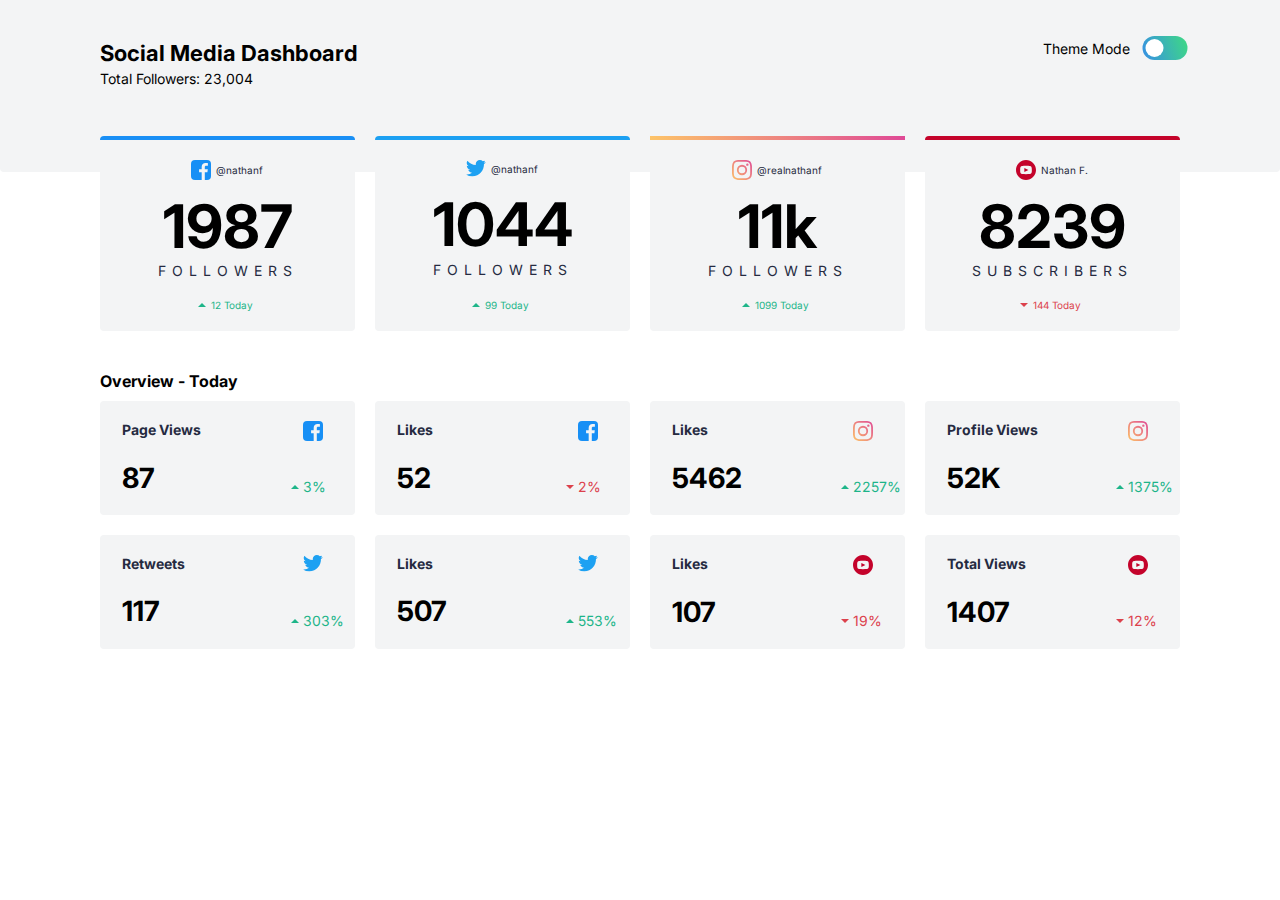
<file: docs/index.html>
<!DOCTYPE html>
<html lang="es">
  <head>
    <meta charset="UTF-8" />
    <meta name="viewport" content="width=device-width, initial-scale=1" />
    <title>Social Media Dashboard</title>
    <link rel="preconnect" href="https://fonts.gstatic.com" crossorigin />
    <link href="https://fonts.googleapis.com/css2?family=Inter:wght@400;700&display=swap" rel="stylesheet" />
    <link id="styles" rel="stylesheet" href="./assets/css/main.css" />
    <link rel="icon" href="./assets/images/favicon.ico" />
  </head>

  <body>
    <div class="page">
      <header class="page__header">
        <h1 class="h1">Social media dashboard</h1>
        <div class="followers">Total followers: 23,004</div>
        <div class="line"></div>
        <div class="theme">
          <div class="theme__text">Theme mode</div>
          <div class="theme__toggle">
            <input type="checkbox" class="checkbox" id="check" value="on" />
            <label class="label" for="check">
              <div class="label__ball"></div>
            </label>
          </div>
        </div>
      </header>

      <main class="page__main">
        <div class="mainwrapper">
          <div class="postheader"></div>
          <div class="data">
            <div class="dashboard">

          <div class="dashboard__facebook">
            <div class="topWrapper">
            <img src="./assets/images/icon-facebook.svg" class="dashboard__facebook--brandIcon" alt="Facebook icon"></img>
            <div class="dashboard__facebook--account">@nathanf</div>
            </div> 
            <div class="dashboard__facebook--followersNumber">1987</div>
            <div class="dashboard__facebook--followersText">Followers</div>
            <div class="bottomWrapper">
            <img src="./assets/images/icon-up.svg" class="dashboard__facebook--tendencyIcon" alt="Tendency icon"></img>
            <div class="dashboard__facebook--tendencyData">12 Today</div>
            </div>

          </div>
          <div class="dashboard__twitter">
            <div class="topWrapper">
            <img src="./assets/images/icon-twitter.svg" class="dashboard__twitter--brandIcon" alt="Twitter icon"></img>
            <div class="dashboard__twitter--account">@nathanf</div>
          </div> 
            <div class="dashboard__twitter--followersNumber">1044</div>
            <div class="dashboard__twitter--followersText">Followers</div>
            <div class="bottomWrapper">
            <img src="./assets/images/icon-up.svg" class="dashboard__twitter--tendencyIcon" alt="Tendency icon"></img>
            <div class="dashboard__twitter--tendencyData">99 Today</div>
            </div> 
          </div>
          <div class="dashboard__instagram">
            <div class="topWrapper">
            <img src="./assets/images/icon-instagram.svg" class="dashboard__instagram--brandIcon" alt="Instagram icon"></img>
            <div class="dashboard__instagram--account">@realnathanf</div>
            </div> 
            <div class="dashboard__instagram--followersNumber">11k</div>
            <div class="dashboard__instagram--followersText">Followers</div>
            <div class="bottomWrapper">
            <img src="./assets/images/icon-up.svg" class="dashboard__instagram--tendencyIcon" alt="Tendency icon"></img>
            <div class="dashboard__instagram--tendencyData">1099 Today</div>
            </div> 
          </div>
          <div class="dashboard__youtube">
            <div class="topWrapper">
            <img src="./assets/images/icon-youtube.svg" class="dashboard__youtube--brandIcon" alt="Youtube icon"></img>
            <div class="dashboard__youtube--account">Nathan F.</div>
            </div> 
            <div class="dashboard__youtube--followersNumber">8239</div>
            <div class="dashboard__youtube--followersText">Subscribers</div>
            <div class="bottomWrapper">
            <img src="./assets/images/icon-down.svg" class="dashboard__youtube--tendencyIcon" alt="Tendency icon"></img>
            <div class="dashboard__youtube--tendencyData">144 Today</div>
            </div> 
          </div>
        </div>
        <div class="overview">
          <div class="overview__title">Overview - Today</div>
          <div class="overview__facebookPage">
            <div class="overview__facebookPage--text">Page Views</div>
            <img src="./assets/images/icon-facebook.svg" class="overview__facebookPage--brandIcon" alt="Facebook icon"></img>
            <div class="overview__facebookPage--number">87</div>
            <img src="./assets/images/icon-up.svg" class="overview__facebookPage--tendencyIcon" alt="Tendency icon"></img>
            <div class="overview__facebookPage--tendencyData">3%</div>
          </div>
          <div class="overview__facebookLike">
            <div class="overview__facebookLike--text">Likes</div>
            <img src="./assets/images/icon-facebook.svg" class="overview__facebookLike--brandIcon" alt="Facebook icon"></img>
            <div class="overview__facebookLike--number">52</div>
            <img src="./assets/images/icon-down.svg" class="overview__facebookLike--tendencyIcon" alt="Tendency icon"></img>
            <div class="overview__facebookLike--tendencyData">2%</div>
          </div>
          <div class="overview__instagramLike">
            <div class="overview__instagramLike--text">Likes</div>
            <img src="./assets/images/icon-instagram.svg" class="overview__instagramLike--brandIcon" alt="Instagram icon"></img>
            <div class="overview__instagramLike--number">5462</div>
            <img src="./assets/images/icon-up.svg" class="overview__instagramLike--tendencyIcon" alt="Tendency icon"></img>
            <div class="overview__instagramLike--tendencyData">2257%</div>
          </div>
          <div class="overview__instagramProfile">
            <div class="overview__instagramProfile--text">Profile Views</div>
            <img src="./assets/images/icon-instagram.svg" class="overview__instagramProfile--brandIcon" alt="Instagram icon"></img>
            <div class="overview__instagramProfile--number">52K</div>
            <img src="./assets/images/icon-up.svg" class="overview__instagramProfile--tendencyIcon" alt="Tendency icon"></img>
            <div class="overview__instagramProfile--tendencyData">1375%</div>
          </div>
          <div class="overview__twitterRetweets">
            <div class="overview__twitterRetweets--text">Retweets</div>
            <img src="./assets/images/icon-twitter.svg" class="overview__twitterRetweets--brandIcon" alt="Twitter icon"></img>
            <div class="overview__twitterRetweets--number">117</div>
            <img src="./assets/images/icon-up.svg" class="overview__twitterRetweets--tendencyIcon" alt="Tendency icon"></img>
            <div class="overview__twitterRetweets--tendencyData">303%</div>
          </div>
          <div class="overview__twitterLike">
            <div class="overview__twitterLike--text">Likes</div>
            <img src="./assets/images/icon-twitter.svg" class="overview__twitterLike--brandIcon" alt="Twitter icon"></img>
            <div class="overview__twitterLike--number">507</div>
            <img src="./assets/images/icon-up.svg" class="overview__twitterLike--tendencyIcon" alt="Tendency icon"></img>
            <div class="overview__twitterLike--tendencyData">553%</div>
          </div>
          <div class="overview__youtubeLike">
            <div class="overview__youtubeLike--text">Likes</div>
            <img src="./assets/images/icon-youtube.svg" class="overview__youtubeLike--brandIcon" alt="Youtube icon"></img>
            <div class="overview__youtubeLike--number">107</div>
            <img src="./assets/images/icon-down.svg" class="overview__youtubeLike--tendencyIcon" alt="Tendency icon"></img>
            <div class="overview__youtubeLike--tendencyData">19%</div>
          </div>
          <div class="overview__youtubeViews">
            <div class="overview__youtubeViews--text">Total Views</div>
            <img src="./assets/images/icon-youtube.svg" class="overview__youtubeViews--brandIcon" alt="Youtube icon"></img>
            <div class="overview__youtubeViews--number">1407</div>
            <img src="./assets/images/icon-down.svg" class="overview__youtubeViews--tendencyIcon" alt="Tendency icon"></img>
            <div class="overview__youtubeViews--tendencyData">12%</div>
          </div>
        </div>
        </div>
        </div>
      </main>

      <footer class="page__footer">
        <small> </small>
      </footer>

    </div>
    <script src="./assets/js/main.js"></script>
  </body>
</html>
</file>
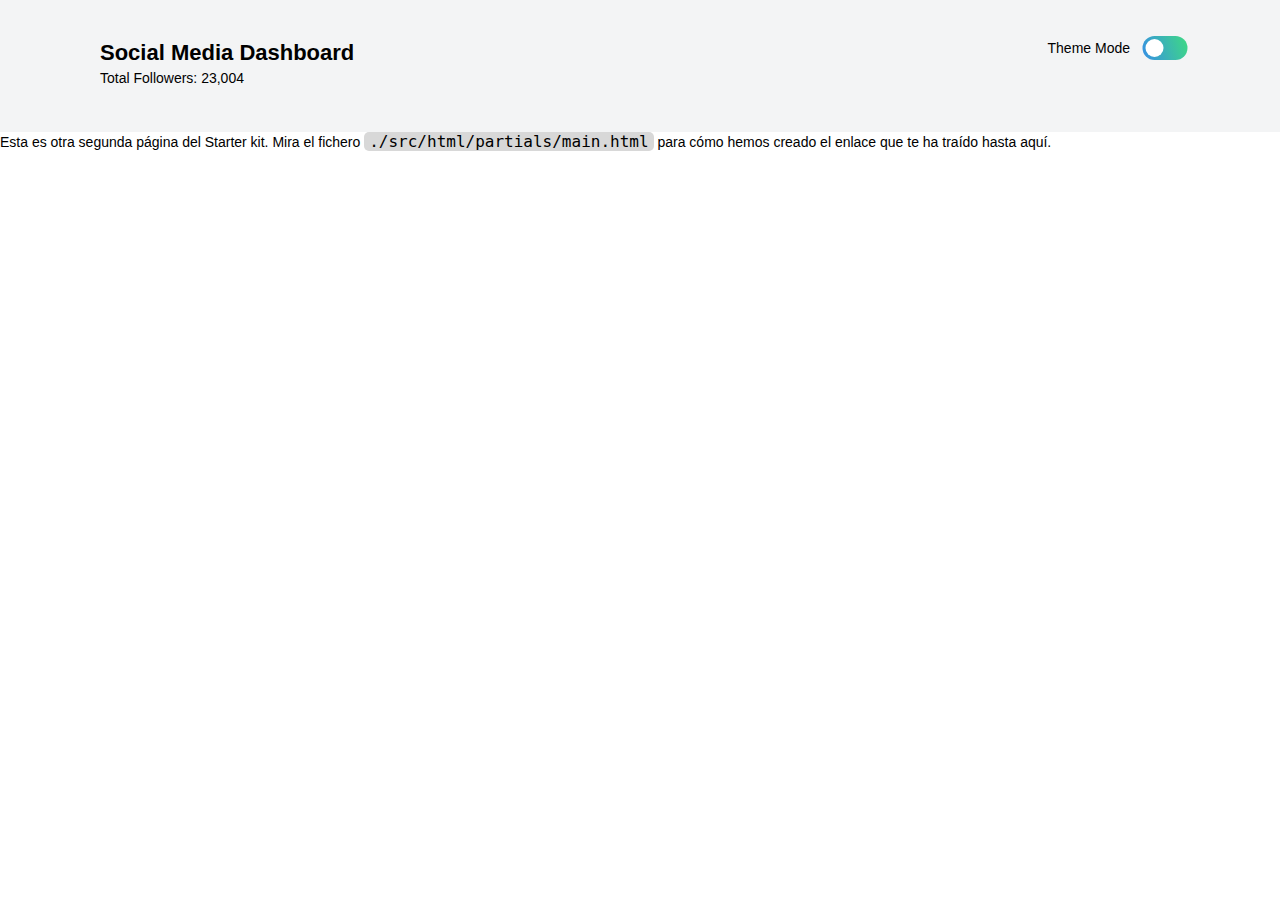
<file: docs/more-info.html>
<!DOCTYPE html>
<html lang="es">
  <head>
    <meta charset="UTF-8" />
    <meta name="viewport" content="width=device-width, initial-scale=1" />
    <title>Adalab Web Starter Kit</title>
    <link href="https://fonts.googleapis.com/css?family=Roboto&display=swap" rel="stylesheet" />
    <link rel="stylesheet" href="./assets/css/main.css" />
    <link rel="icon" href="./assets/images/favicon.png" />
  </head>

  <body>
    <div class="page">
      <header class="page__header">
        <h1 class="h1">Social media dashboard</h1>
        <div class="followers">Total followers: 23,004</div>
        <div class="line"></div>
        <div class="theme">
          <div class="theme__text">Theme mode</div>
          <div class="theme__toggle">
            <input type="checkbox" class="checkbox" id="check" value="on" />
            <label class="label" for="check">
              <div class="label__ball"></div>
            </label>
          </div>
        </div>
      </header>

      <main>
        <p>
          Esta es otra segunda página del Starter kit. Mira el fichero
          <code class="code">./src/html/partials/main.html</code> para cómo hemos creado el enlace
          que te ha traído hasta aquí.
        </p>
      </main>
      <footer class="page__footer">
        <small> </small>
      </footer>

    </div>
    <script src="./assets/js/main.js"></script>
  </body>
</html>
</file>
<file: docs/assets/css/main.css>
*{box-sizing:border-box;margin:0;padding:0}.code{font-size:16px;background:#d8d8d8;padding:0 5px;border-radius:5px}.link__adalab:hover{background-color:#099d8d;color:#fff}.link__github:hover{background-color:#CCC;color:#000}body{height:100vh;background-color:#fff;font-family:"Inter",sans-serif;color:#000;font-size:14px}body.dark{background-color:#1e202a}.mainwrapper{position:relative}.postheader{background-color:#f3f4f5;min-height:40px;border-bottom-left-radius:4px;border-bottom-right-radius:4px;position:relative;z-index:50}.data{position:absolute;z-index:100;top:20%;width:100%}.topWrapper{display:grid;justify-self:center;grid-template-columns:24px 1fr}.bottomWrapper{display:grid;justify-self:center;grid-template-columns:8px 1fr}.dashboard{display:grid;grid-template-columns:1fr;grid-template-rows:1fr 1fr 1fr 1fr;margin:0px 30px}.dashboard__facebook{display:grid;grid-template-columns:1fr;grid-template-rows:auto;background-color:#f3f4f5;border-radius:4px;border-top-style:solid;border-top-width:4px;padding:20px 0px;border-top-color:#198ff5}.dashboard__facebook--brandIcon{grid-column-start:1;grid-row-start:1;justify-self:end;align-self:center;margin-right:5px;border-radius:4px}.dashboard__facebook--account{grid-column-start:2;grid-row-start:1;font-size:10px;justify-self:stretch;align-self:center;color:#252a41}.dashboard__facebook--followersNumber{grid-column-start:1;grid-row-start:2;justify-self:center;align-self:start;font-size:60px;font-weight:700;margin-top:10px}.dashboard__facebook--followersText{grid-column-start:1;grid-row-start:3;justify-self:center;align-self:start;text-transform:uppercase;letter-spacing:6px;font-size:14px;margin-bottom:20px;color:#252a41}.dashboard__facebook--tendencyIcon{grid-column-start:1;grid-row-start:4;justify-self:end;align-self:center;margin-right:5px}.dashboard__facebook--tendencyData{grid-column-start:2;grid-row-start:4;justify-self:stretch;align-self:center;font-size:10px;color:#1db489}.dashboard__facebook:hover{background-color:#dfe1ec}.dashboard__twitter{display:grid;grid-template-columns:1fr;grid-template-rows:auto;background-color:#f3f4f5;border-radius:4px;border-top-style:solid;border-top-width:4px;padding:20px 0px;border-top-color:#1ca0f2;margin-top:20px}.dashboard__twitter--brandIcon{grid-column-start:1;grid-row-start:1;justify-self:end;align-self:center;margin-right:5px;border-radius:4px}.dashboard__twitter--account{grid-column-start:2;grid-row-start:1;font-size:10px;justify-self:stretch;align-self:center;color:#252a41}.dashboard__twitter--followersNumber{grid-column-start:1;grid-row-start:2;justify-self:center;align-self:start;font-size:60px;font-weight:700;margin-top:10px}.dashboard__twitter--followersText{grid-column-start:1;grid-row-start:3;justify-self:center;align-self:start;text-transform:uppercase;letter-spacing:6px;font-size:14px;margin-bottom:20px;color:#252a41}.dashboard__twitter--tendencyIcon{grid-column-start:1;grid-row-start:4;justify-self:end;align-self:center;margin-right:5px}.dashboard__twitter--tendencyData{grid-column-start:2;grid-row-start:4;justify-self:stretch;align-self:center;font-size:10px;color:#1db489}.dashboard__twitter:hover{background-color:#dfe1ec}.dashboard__instagram{display:grid;grid-template-columns:1fr;grid-template-rows:auto;background-color:#f3f4f5;border-radius:4px;border-top-style:solid;border-top-width:4px;padding:20px 0px;border-top:4px solid transparent;-o-border-image:linear-gradient(to right, #fdc468, #df4996);border-image:linear-gradient(to right, #fdc468, #df4996);border-image-slice:1;border-radius:4px;margin-top:20px}.dashboard__instagram--brandIcon{grid-column-start:1;grid-row-start:1;justify-self:end;align-self:center;margin-right:5px;border-radius:4px}.dashboard__instagram--account{grid-column-start:2;grid-row-start:1;font-size:10px;justify-self:stretch;align-self:center;color:#252a41}.dashboard__instagram--followersNumber{grid-column-start:1;grid-row-start:2;justify-self:center;align-self:start;font-size:60px;font-weight:700;margin-top:10px}.dashboard__instagram--followersText{grid-column-start:1;grid-row-start:3;justify-self:center;align-self:start;text-transform:uppercase;letter-spacing:6px;font-size:14px;margin-bottom:20px;color:#252a41}.dashboard__instagram--tendencyIcon{grid-column-start:1;grid-row-start:4;justify-self:end;align-self:center;margin-right:5px}.dashboard__instagram--tendencyData{grid-column-start:2;grid-row-start:4;justify-self:stretch;align-self:center;font-size:10px;color:#1db489}.dashboard__instagram:hover{background-color:#dfe1ec}.dashboard__youtube{display:grid;grid-template-columns:1fr;grid-template-rows:auto;background-color:#f3f4f5;border-radius:4px;border-top-style:solid;border-top-width:4px;padding:20px 0px;border-top-color:#c4032a;margin:20px 0px}.dashboard__youtube--brandIcon{grid-column-start:1;grid-row-start:1;justify-self:end;align-self:center;margin-right:5px;border-radius:4px}.dashboard__youtube--account{grid-column-start:2;grid-row-start:1;font-size:10px;justify-self:stretch;align-self:center;color:#252a41}.dashboard__youtube--followersNumber{grid-column-start:1;grid-row-start:2;justify-self:center;align-self:start;font-size:60px;font-weight:700;margin-top:10px}.dashboard__youtube--followersText{grid-column-start:1;grid-row-start:3;justify-self:center;align-self:start;text-transform:uppercase;letter-spacing:6px;font-size:14px;margin-bottom:20px;color:#252a41}.dashboard__youtube--tendencyIcon{grid-column-start:1;grid-row-start:4;justify-self:end;align-self:center;margin-right:5px}.dashboard__youtube--tendencyData{grid-column-start:2;grid-row-start:4;justify-self:stretch;align-self:center;font-size:10px;color:#dc414c}.dashboard__youtube:hover{background-color:#dfe1ec}.overview{display:grid;grid-template-columns:1fr;grid-template-rows:auto;margin:0px 30px 30px 30px}.overview__title{font-weight:700;font-size:16px;margin-bottom:10px}.overview__facebookPage{display:grid;grid-template-columns:7fr 1fr 2fr;grid-template-rows:auto;background-color:#f3f4f5;border-radius:4px;padding:20px 2px;margin-bottom:20px}.overview__facebookPage--text{grid-column-start:1;grid-row-start:1;justify-self:start;align-self:start;margin-right:5px;border-radius:4px;margin:0px 0px 20px 20px;font-weight:700;color:#252a41}.overview__facebookPage--brandIcon{grid-column-start:3;grid-row-start:1;justify-self:start;align-self:start;margin:0px 20px 20px 0px;border-radius:4px}.overview__facebookPage--number{grid-column-start:1;grid-row-start:2;justify-self:start;margin:0px 0px 0px 20px;font-size:28px;font-weight:700}.overview__facebookPage--tendencyIcon{grid-column-start:2;grid-row-start:2;justify-self:end;align-self:end;margin:0px 4px 6px 0px}.overview__facebookPage--tendencyData{grid-column-start:3;grid-row-start:2;justify-self:start;align-self:end;color:#1db489}.overview__facebookPage:hover{background-color:#dfe1ec}.overview__facebookLike{display:grid;grid-template-columns:7fr 1fr 2fr;grid-template-rows:auto;background-color:#f3f4f5;border-radius:4px;padding:20px 2px;margin-bottom:20px}.overview__facebookLike--text{grid-column-start:1;grid-row-start:1;justify-self:start;align-self:start;margin-right:5px;border-radius:4px;margin:0px 0px 20px 20px;font-weight:700;color:#252a41}.overview__facebookLike--brandIcon{grid-column-start:3;grid-row-start:1;justify-self:start;align-self:start;margin:0px 20px 20px 0px;border-radius:4px}.overview__facebookLike--number{grid-column-start:1;grid-row-start:2;justify-self:start;margin:0px 0px 0px 20px;font-size:28px;font-weight:700}.overview__facebookLike--tendencyIcon{grid-column-start:2;grid-row-start:2;justify-self:end;align-self:end;margin:0px 4px 6px 0px}.overview__facebookLike--tendencyData{grid-column-start:3;grid-row-start:2;justify-self:start;align-self:end;color:#dc414c}.overview__facebookLike:hover{background-color:#dfe1ec}.overview__instagramLike{display:grid;grid-template-columns:7fr 1fr 2fr;grid-template-rows:auto;background-color:#f3f4f5;border-radius:4px;padding:20px 2px;margin-bottom:20px}.overview__instagramLike--text{grid-column-start:1;grid-row-start:1;justify-self:start;align-self:start;margin-right:5px;border-radius:4px;margin:0px 0px 20px 20px;font-weight:700;color:#252a41}.overview__instagramLike--brandIcon{grid-column-start:3;grid-row-start:1;justify-self:start;align-self:start;margin:0px 20px 20px 0px;border-radius:4px}.overview__instagramLike--number{grid-column-start:1;grid-row-start:2;justify-self:start;margin:0px 0px 0px 20px;font-size:28px;font-weight:700}.overview__instagramLike--tendencyIcon{grid-column-start:2;grid-row-start:2;justify-self:end;align-self:end;margin:0px 4px 6px 0px}.overview__instagramLike--tendencyData{grid-column-start:3;grid-row-start:2;justify-self:start;align-self:end;color:#1db489}.overview__instagramLike:hover{background-color:#dfe1ec}.overview__instagramProfile{display:grid;grid-template-columns:7fr 1fr 2fr;grid-template-rows:auto;background-color:#f3f4f5;border-radius:4px;padding:20px 2px;margin-bottom:20px}.overview__instagramProfile--text{grid-column-start:1;grid-row-start:1;justify-self:start;align-self:start;margin-right:5px;border-radius:4px;margin:0px 0px 20px 20px;font-weight:700;color:#252a41}.overview__instagramProfile--brandIcon{grid-column-start:3;grid-row-start:1;justify-self:start;align-self:start;margin:0px 20px 20px 0px;border-radius:4px}.overview__instagramProfile--number{grid-column-start:1;grid-row-start:2;justify-self:start;margin:0px 0px 0px 20px;font-size:28px;font-weight:700}.overview__instagramProfile--tendencyIcon{grid-column-start:2;grid-row-start:2;justify-self:end;align-self:end;margin:0px 4px 6px 0px}.overview__instagramProfile--tendencyData{grid-column-start:3;grid-row-start:2;justify-self:start;align-self:end;color:#1db489}.overview__instagramProfile:hover{background-color:#dfe1ec}.overview__twitterRetweets{display:grid;grid-template-columns:7fr 1fr 2fr;grid-template-rows:auto;background-color:#f3f4f5;border-radius:4px;padding:20px 2px;margin-bottom:20px}.overview__twitterRetweets--text{grid-column-start:1;grid-row-start:1;justify-self:start;align-self:start;margin-right:5px;border-radius:4px;margin:0px 0px 20px 20px;font-weight:700;color:#252a41}.overview__twitterRetweets--brandIcon{grid-column-start:3;grid-row-start:1;justify-self:start;align-self:start;margin:0px 20px 20px 0px;border-radius:4px}.overview__twitterRetweets--number{grid-column-start:1;grid-row-start:2;justify-self:start;margin:0px 0px 0px 20px;font-size:28px;font-weight:700}.overview__twitterRetweets--tendencyIcon{grid-column-start:2;grid-row-start:2;justify-self:end;align-self:end;margin:0px 4px 6px 0px}.overview__twitterRetweets--tendencyData{grid-column-start:3;grid-row-start:2;justify-self:start;align-self:end;color:#1db489}.overview__twitterRetweets:hover{background-color:#dfe1ec}.overview__twitterLike{display:grid;grid-template-columns:7fr 1fr 2fr;grid-template-rows:auto;background-color:#f3f4f5;border-radius:4px;padding:20px 2px;margin-bottom:20px}.overview__twitterLike--text{grid-column-start:1;grid-row-start:1;justify-self:start;align-self:start;margin-right:5px;border-radius:4px;margin:0px 0px 20px 20px;font-weight:700;color:#252a41}.overview__twitterLike--brandIcon{grid-column-start:3;grid-row-start:1;justify-self:start;align-self:start;margin:0px 20px 20px 0px;border-radius:4px}.overview__twitterLike--number{grid-column-start:1;grid-row-start:2;justify-self:start;margin:0px 0px 0px 20px;font-size:28px;font-weight:700}.overview__twitterLike--tendencyIcon{grid-column-start:2;grid-row-start:2;justify-self:end;align-self:end;margin:0px 4px 6px 0px}.overview__twitterLike--tendencyData{grid-column-start:3;grid-row-start:2;justify-self:start;align-self:end;color:#1db489}.overview__twitterLike:hover{background-color:#dfe1ec}.overview__youtubeLike{display:grid;grid-template-columns:7fr 1fr 2fr;grid-template-rows:auto;background-color:#f3f4f5;border-radius:4px;padding:20px 2px;margin-bottom:20px}.overview__youtubeLike--text{grid-column-start:1;grid-row-start:1;justify-self:start;align-self:start;margin-right:5px;border-radius:4px;margin:0px 0px 20px 20px;font-weight:700;color:#252a41}.overview__youtubeLike--brandIcon{grid-column-start:3;grid-row-start:1;justify-self:start;align-self:start;margin:0px 20px 20px 0px;border-radius:4px}.overview__youtubeLike--number{grid-column-start:1;grid-row-start:2;justify-self:start;margin:0px 0px 0px 20px;font-size:28px;font-weight:700}.overview__youtubeLike--tendencyIcon{grid-column-start:2;grid-row-start:2;justify-self:end;align-self:end;margin:0px 4px 6px 0px}.overview__youtubeLike--tendencyData{grid-column-start:3;grid-row-start:2;justify-self:start;align-self:end;color:#dc414c}.overview__youtubeLike:hover{background-color:#dfe1ec}.overview__youtubeViews{display:grid;grid-template-columns:7fr 1fr 2fr;grid-template-rows:auto;background-color:#f3f4f5;border-radius:4px;padding:20px 2px;margin-bottom:20px}.overview__youtubeViews--text{grid-column-start:1;grid-row-start:1;justify-self:start;align-self:start;margin-right:5px;border-radius:4px;margin:0px 0px 20px 20px;font-weight:700;color:#252a41}.overview__youtubeViews--brandIcon{grid-column-start:3;grid-row-start:1;justify-self:start;align-self:start;margin:0px 20px 20px 0px;border-radius:4px}.overview__youtubeViews--number{grid-column-start:1;grid-row-start:2;justify-self:start;margin:0px 0px 0px 20px;font-size:28px;font-weight:700}.overview__youtubeViews--tendencyIcon{grid-column-start:2;grid-row-start:2;justify-self:end;align-self:end;margin:0px 4px 6px 0px}.overview__youtubeViews--tendencyData{grid-column-start:3;grid-row-start:2;justify-self:start;align-self:end;color:#dc414c}.overview__youtubeViews:hover{background-color:#dfe1ec}@media all and (min-width: 1200px){.data{top:10%}.dashboard{display:grid;grid-template-columns:1fr 1fr 1fr 1fr;grid-template-rows:1fr;-moz-column-gap:20px;column-gap:20px;padding:0px 100px;margin:0px}.dashboard__facebook{grid-column-start:1}.dashboard__twitter{grid-column-start:2;margin-top:0px}.dashboard__instagram{grid-column-start:3;margin-top:0px}.dashboard__youtube{grid-column-start:4;margin-top:0px;margin-bottom:0px}.overview{display:grid;grid-template-columns:1fr 1fr 1fr 1fr;-moz-column-gap:20px;column-gap:20px;padding:0px 100px;margin:0px}.overview__title{grid-column:1 / 5;margin-top:40px}}.page__header{display:grid;grid-template-columns:1fr;background-color:#f3f4f5;padding:20px;text-transform:capitalize;font-size:14px;font-weight:400}.h1{font-size:22px;font-weight:700;margin-bottom:4px}.line{border-top:1px solid #63687e;height:2px;margin:10px 0px}.checkbox{opacity:0;position:absolute}.label{background:linear-gradient(70deg, #378fe6, #3eda82);border-radius:50px;cursor:pointer;display:flex;align-items:center;padding:5px;position:relative;height:16px;width:30px;transform:scale(1.5)}.label__ball{background-color:#fff;border-radius:50%;position:absolute;top:2px;left:2px;height:12px;width:12px;transform:translateX(0px);transition:transform 0.2s linear}.checkbox:checked+.label .label__ball{transform:translateX(14px)}.theme{display:grid;grid-template-columns:1fr 1fr}.theme__toggle{justify-self:end}@media all and (min-width: 1200px){.page__header{padding:40px 100px;grid-template-columns:8fr 2fr}.followers{grid-row-start:2}.line{border-top:0px solid #63687e}.theme{grid-column-start:2;grid-row-start:1;grid-template-columns:1fr 50px}.theme__text{justify-self:end}.theme__toggle{height:20px}}.main__list{padding-left:2rem;padding-bottom:20px}
</file>
